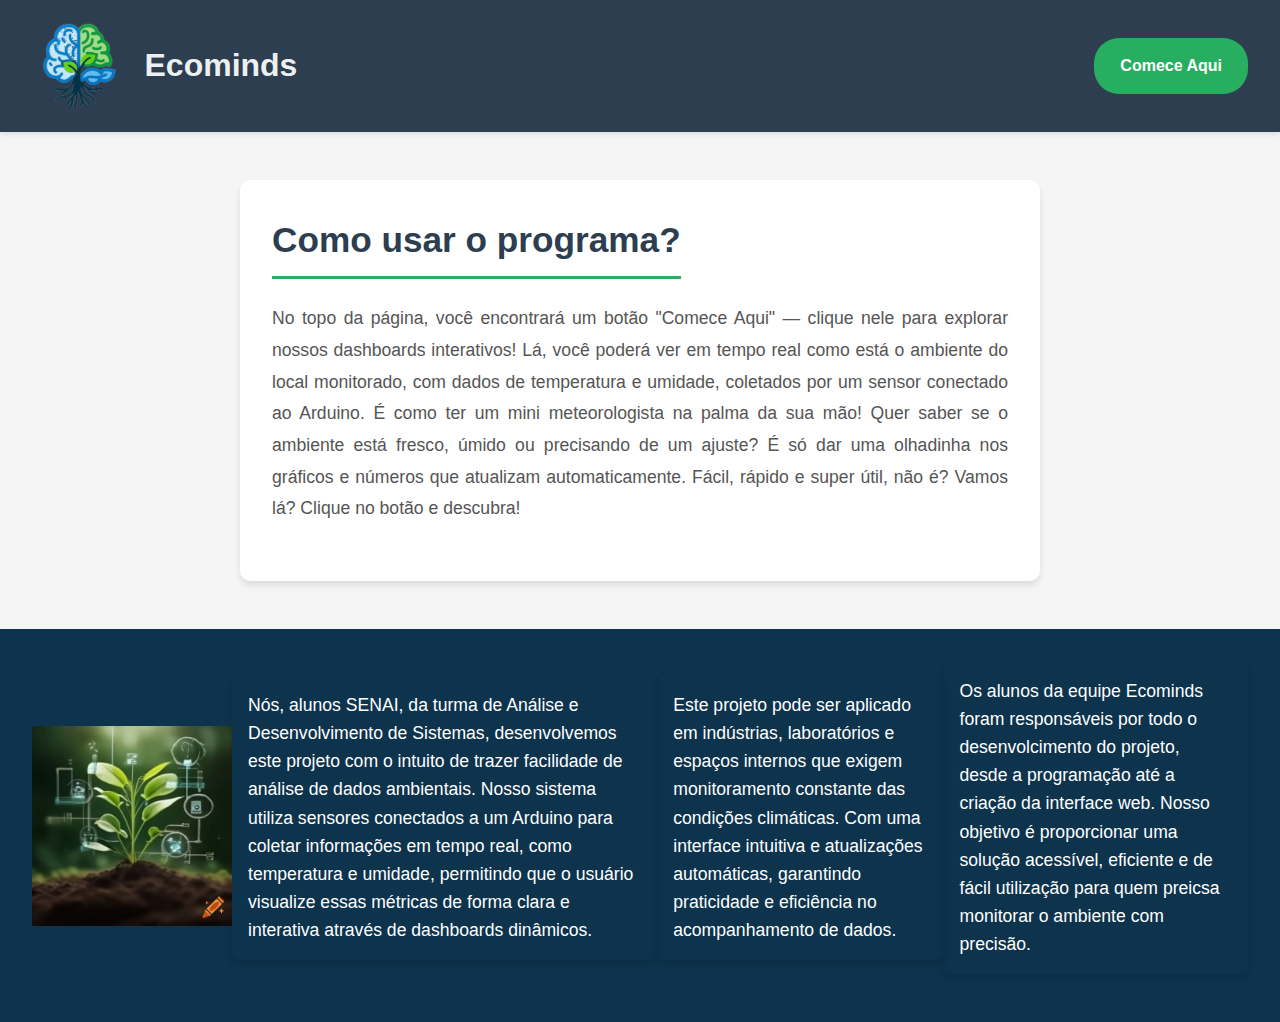
<file: index.html>
<!DOCTYPE html>
<html lang="en">
<head>
    <meta charset="UTF-8">
    <meta name="viewport" content="width=device-width, initial-scale=1.0">
    <title>Ecominds</title>
    <link rel="stylesheet" href="style/style.css">
</head>
<body>
    <header class="cabecalho">
        <img id="img" src="img/logo.png">
        <h1 id="logo">Ecominds</h1>

        <a href="dashboard.html" class="comeca">Comece Aqui</a>
    </header>

    <div>
        <h1 class="titulo">Como usar o programa?</h1>
        <p class="texto">
            No topo da página, você encontrará um botão "Comece Aqui" — clique nele para explorar nossos dashboards interativos! Lá, você poderá ver em tempo real como está o ambiente do local monitorado, 
            com dados de temperatura e umidade, coletados por um sensor conectado ao Arduino.
            É como ter um mini meteorologista na palma da sua mão! Quer saber se o ambiente está fresco, úmido ou precisando de um ajuste? É só dar uma olhadinha nos gráficos e números que 
            atualizam automaticamente. Fácil, rápido e super útil, não é?
            Vamos lá? Clique no botão e descubra!
        </p>
    </div>

    <footer id="sobre">
        <img src="img/planat.png" id="img">
        <p class="ola">
            Nós, alunos SENAI, da turma de Análise e Desenvolvimento de Sistemas, desenvolvemos este projeto com o intuito de trazer facilidade de análise de dados ambientais. Nosso
            sistema utiliza sensores conectados a um Arduino para coletar informações em tempo real, como temperatura e umidade, permitindo que o usuário visualize essas métricas de forma clara e interativa através de dashboards dinâmicos.
        </p>
        <p class="ola">
            Este projeto pode ser aplicado em indústrias, laboratórios e espaços internos que exigem monitoramento constante das condições climáticas. Com uma interface intuitiva e atualizações automáticas,
            garantindo praticidade e eficiência no acompanhamento de dados.
        </p>
        <p class="ola">
            Os alunos da equipe Ecominds foram responsáveis por todo o desenvolcimento do projeto, desde a programação até a criação da interface web. Nosso objetivo é proporcionar uma solução acessível, eficiente e de fácil utilização para quem
            preicsa monitorar o ambiente com precisão.
        </footer>
    </div>
</body>
</html>
</file>
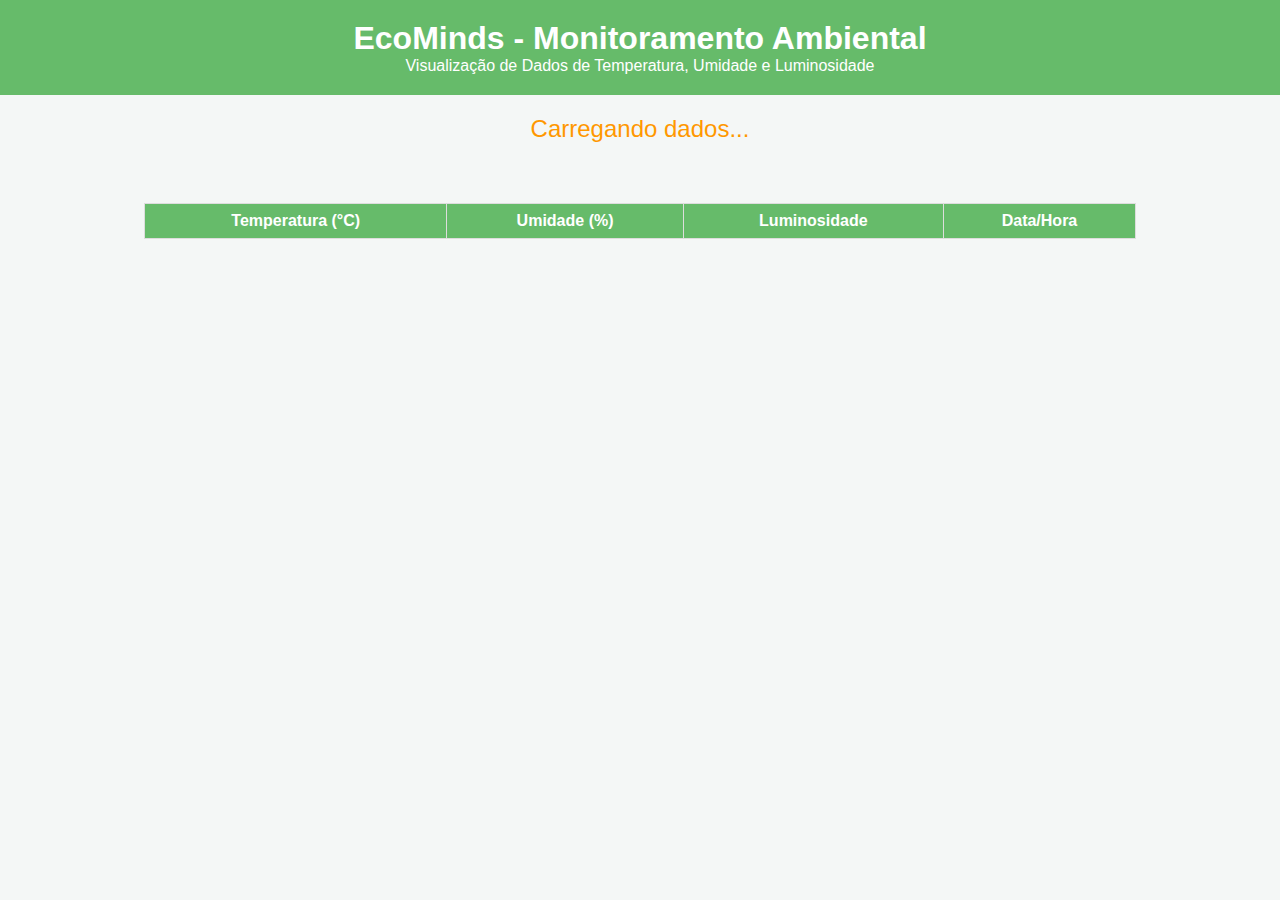
<file: Front/dashboard.html>
<!DOCTYPE html>
<html lang="pt-br">
<head>
  <meta charset="UTF-8" />
  <meta name="viewport" content="width=device-width, initial-scale=1.0"/>
  <title>EcoMinds - Dashboard Ambiental</title>
  <link rel="stylesheet" href="style/dash.css" />
  <script src="https://cdn.plot.ly/plotly-latest.min.js"></script>
  <script src="js/fetch.js" defer></script>
</head>
<body>
  <div class="header">
    <h1>EcoMinds - Monitoramento Ambiental</h1>
    <p>Visualização de Dados de Temperatura, Umidade e Luminosidade</p>
  </div>

  <div class="dashboard">
    <div class="status" id="status">
      <p>Carregando dados...</p>
    </div>

    <div class="chart-container" id="chart"></div>

    <table class="data-table">
      <thead>
        <tr>
          <th>Temperatura (°C)</th>
          <th>Umidade (%)</th>
          <th>Luminosidade</th>
          <th>Data/Hora</th>
        </tr>
      </thead>
      <tbody id="tabela-dados">
       
      </tbody>
    </table>
  </div>
</body>
</html>
</file>
<file: style/style.css>
* {
    margin: 0;
    padding: 0;
    box-sizing: border-box;
    font-family: 'Segoe UI', Tahoma, Geneva, Verdana, sans-serif;
}

body {
    background-color: #f5f5f5;
    color: #333;
    line-height: 1.6;
}

.cabecalho {
    display: flex;
    align-items: center;
    justify-content: space-between;
    padding: 1rem 2rem;
    background-color: #2c3e50;
    color: white;
    box-shadow: 0 2px 5px rgba(0,0,0,0.1);
}

#img {
    height: 100px;
    width: auto;
}

#logo {
    font-size: 2rem;
    font-weight: 700;
    color: #ecf0f1;
    margin-left: 15px;
    flex-grow: 1;
}

.comeca {
    padding: 0.8rem 1.5rem;
    background-color: #27ae60;
    color: white;
    text-decoration: none;
    border-radius: 25px;
    font-weight: 600;
    transition: all 0.3s ease;
    border: 2px solid transparent;
}

.comeca:hover {
    background-color: #2ecc71;
    transform: translateY(-2px);
    box-shadow: 0 4px 8px rgba(0,0,0,0.2);
}

/* Content section */
div {
    max-width: 800px;
    margin: 3rem auto;
    padding: 2rem;
    background-color: white;
    border-radius: 10px;
    box-shadow: 0 4px 6px rgba(0,0,0,0.1);
}

.titulo {
    color: #2c3e50;
    margin-bottom: 1.5rem;
    font-size: 2.2rem;
    border-bottom: 3px solid #27ae60;
    padding-bottom: 0.5rem;
    display: inline-block;
}

.texto {
    font-size: 1.1rem;
    color: #555;
    text-align: justify;
    margin-bottom: 1.5rem;
    line-height: 1.8;
}

/* Responsive adjustments */
@media (max-width: 768px) {
    .cabecalho {
        flex-direction: column;
        padding: 1rem;
        text-align: center;
    }
    
    #logo {
        margin: 10px 0;
    }
    
    div {
        margin: 2rem 1rem;
        padding: 1.5rem;
    }
    
    .titulo {
        font-size: 1.8rem;
    }
}


footer {
    background-color: #0d334d; 
    color: white;
    padding: 2rem;
    margin-top: 3rem; 
    position: relative; 
    width: 100%;
    display: flex;
    align-items: center;
    justify-content: flex-start; 
}

.ola {
    font-size: 1.1rem;
    color: #ffffff; 
    padding: 1rem;
    margin-bottom: 1rem;
    border-radius: 8px;
    box-shadow: 0 4px 8px rgba(0, 0, 0, 0.1);
}

footer #img {
    left: 2rem; 
    top: 50%; 
    height: 200px; 
    width: auto; 
}
</file>
<file: Front/style/dash.css>
/* Reset de estilos básicos */
* {
    margin: 0;
    padding: 0;
    box-sizing: border-box;
}

/* Corpo da página */
body {
    font-family: 'Poppins', sans-serif;
    background-color: #f4f7f6;  /* Cor de fundo clara */
    color: #333;  /* Cor do texto */
}

/* Cabeçalho */
.header {
    text-align: center;
    padding: 20px;
    background-color: #66BB6A;  /* Verde claro */
    color: white;
}

/* Dashboard */
.dashboard {
    display: flex;
    flex-direction: column;
    align-items: center;
    margin: 20px;
}

/* Status da temperatura e umidade */
.status {
    font-size: 24px;
    color: #ff9800; /* Cor laranja para alertas */
    text-align: center;
    margin-bottom: 20px;
}

/* Contêiner do gráfico */
.chart-container {
    width: 80%;
    margin-top: 20px;
}

/* Tabela para exibir os dados */
.data-table {
    width: 80%;
    margin-top: 20px;
    border-collapse: collapse;
}

.data-table th, .data-table td {
    border: 1px solid #ddd;
    padding: 8px;
    text-align: center;
}

.data-table th {
    background-color: #66BB6A;  /* Verde */
    color: white;
}
</file>
